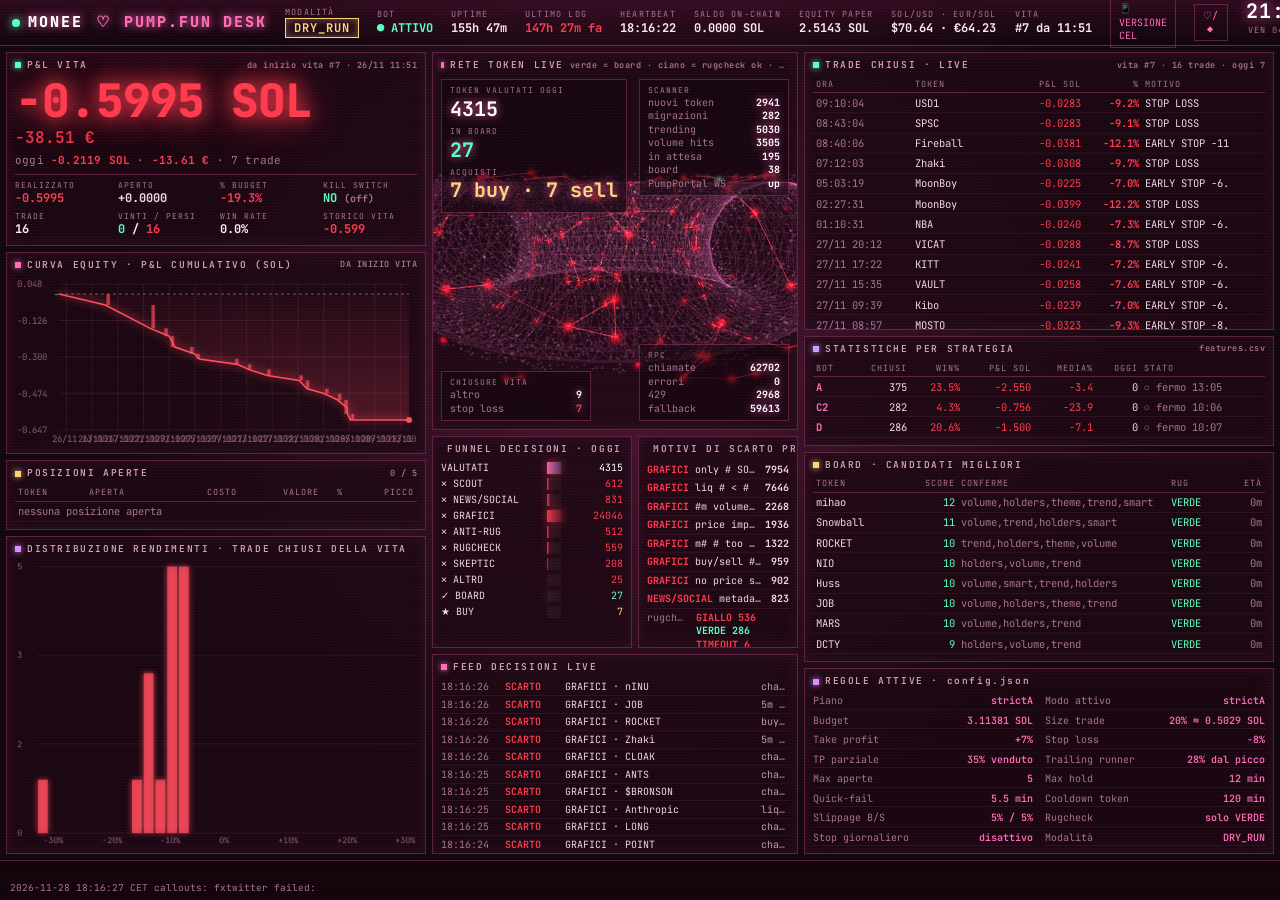
<file: index.html>
<!doctype html><html lang="it"><head><meta charset="utf-8"><link rel="icon" href="data:,"><script>(function(){var q=new URLSearchParams(location.search),t=q.get('theme');if(t==='neon'||t==='pink')localStorage.setItem('monee_theme',t);t=localStorage.getItem('monee_theme')||'pink';document.documentElement.dataset.theme=t;})();
window.toggleTheme=function(){localStorage.setItem('monee_theme',document.documentElement.dataset.theme==='neon'?'pink':'neon');var u=new URL(location);u.searchParams.delete('theme');location.replace(u);};</script><meta name="viewport" content="width=device-width,initial-scale=1">
<title>MONEE // PUMP.FUN DESK</title>
<script>
// telefoni → cel.html (salvo scelta manuale ?v=pc)
(function(){var q=location.search;if(q.indexOf('v=pc')>=0){localStorage.setItem('monee_view','pc');}
if(q.indexOf('v=auto')>=0)localStorage.removeItem('monee_view');
var pref=localStorage.getItem('monee_view');
var page=(location.pathname.split('/').pop()||'');
if((page===''||page==='index.html')&&pref!=='pc'&&(/Mobi|Android|iPhone|iPod/i.test(navigator.userAgent)||(screen.width<700&&'ontouchstart' in window)))location.replace('cel.html'+q);})();
</script>
<link rel="stylesheet" href="desk.css"></head><body>
<div id="splash"><div class="sp-in"><div class="sp-logo">MONEE <span class="blossom blossom-slot">✿</span> PUMP.FUN DESK <span class="sparkle">✨</span></div><pre id="sp-log"></pre><div class="sp-bar"><i></i></div></div></div>
<header>
 <div class="brand"><i class="dot"></i>MONEE <span class="heart">♡</span> <span>PUMP.FUN DESK</span></div>
 <div class="hb"><label>MODALITÀ</label><b id="mode" class="badge">—</b></div>
 <div class="hb"><label>BOT</label><b id="alive">—</b></div>
 <div class="hb"><label>UPTIME</label><b id="uptime">—</b></div>
 <div class="hb"><label>ULTIMO LOG</label><b id="logage">—</b></div>
 <div class="hb"><label>HEARTBEAT</label><b id="hbeat">—</b></div>
 <div class="hb"><label>SALDO ON-CHAIN</label><b id="bal">—</b></div>
 <div class="hb"><label>EQUITY PAPER</label><b id="equity">—</b></div>
 <div class="hb"><label>SOL/USD · EUR/SOL</label><b id="fx">—</b></div>
 <div class="hb"><label>VITA</label><b id="life">—</b></div>
 <a class="switch" href="cel.html">📱 VERSIONE CEL</a><button class="thbtn" onclick="toggleTheme()" title="cambia tema">♡/◆</button>
 <div class="clock"><b id="clock">--:--:--</b><small id="date">EUROPE/ROME</small></div>
</header>
<main>
 <section class="col left">
  <div class="panel pnl"><h3><i class="g"></i>P&L VITA <em id="pnl-date"></em></h3>
   <div class="big" id="pnl-sol">—</div><div class="eur" id="pnl-eur">—</div>
   <div class="today-pnl" id="pnl-today"></div>
   <div class="kv4">
    <div><label>REALIZZATO</label><b id="real">—</b></div><div><label>APERTO</label><b id="unreal">—</b></div>
    <div><label>% BUDGET</label><b id="pctb">—</b></div><div><label>KILL SWITCH</label><b id="kill">—</b></div>
    <div><label>TRADE</label><b id="ntr">—</b></div><div><label>VINTI / PERSI</label><b id="wl">—</b></div>
    <div><label>WIN RATE</label><b id="wr">—</b></div><div><label>STORICO VITA</label><b id="allt">—</b></div>
   </div></div>
  <div class="panel"><h3><i class="c"></i>CURVA EQUITY · P&L CUMULATIVO (SOL) <em>DA INIZIO VITA</em></h3><canvas id="eq"></canvas></div>
  <div class="panel"><h3><i class="y"></i>POSIZIONI APERTE <em id="npos"></em></h3>
   <table class="t"><thead><tr><th>TOKEN</th><th>APERTA</th><th class="r">COSTO</th><th class="r">VALORE</th><th class="r">%</th><th class="r">PICCO</th></tr></thead><tbody id="pos"></tbody></table></div>
  <div class="panel histp"><h3><i class="m"></i>DISTRIBUZIONE RENDIMENTI · TRADE CHIUSI DELLA VITA</h3><canvas id="hist"></canvas></div>
 </section>
 <section class="col center">
  <div class="panel globe"><h3><i class="c"></i>RETE TOKEN LIVE <em>verde = board · ciano = rugcheck ok · rosso = scartato · giallo = posizione aperta</em></h3>
   <div id="torus"></div>
   <div class="ov tl"><label>TOKEN VALUTATI OGGI</label><b id="o-eval">—</b><label>IN BOARD</label><b id="o-board" class="up">—</b><label>ACQUISTI</label><b id="o-buy" class="yel">—</b></div>
   <div class="ov tr"><label>SCANNER</label><div id="scan"></div></div>
   <div class="ov bl"><label>CHIUSURE VITA</label><div id="reasons"></div></div>
   <div class="ov br"><label>RPC</label><div id="rpc"></div></div>
  </div>
  <div class="row2">
   <div class="panel"><h3><i class="r"></i>FUNNEL DECISIONI · OGGI <em id="fun-tot"></em></h3><div id="funnel"></div></div>
   <div class="panel"><h3><i class="r"></i>MOTIVI DI SCARTO PRINCIPALI</h3><div id="topreasons"></div></div>
  </div>
  <div class="panel feedp"><h3><i class="c"></i>FEED DECISIONI LIVE</h3><div class="feed" id="dec"></div></div>
 </section>
 <section class="col right">
  <div class="panel grow"><h3><i class="g"></i>TRADE CHIUSI · LIVE <em id="ntrades"></em></h3>
   <table class="t"><thead><tr><th>ORA</th><th>TOKEN</th><th class="r">P&L SOL</th><th class="r">%</th><th>MOTIVO</th></tr></thead><tbody id="trades"></tbody></table></div>
  <div class="panel"><h3><i class="b"></i>STATISTICHE PER STRATEGIA <em>features.csv</em></h3>
   <table class="t"><thead><tr><th>BOT</th><th class="r">CHIUSI</th><th class="r">WIN%</th><th class="r">P&L SOL</th><th class="r">MEDIA%</th><th class="r">OGGI</th><th>STATO</th></tr></thead><tbody id="strat"></tbody></table></div>
  <div class="panel"><h3><i class="y"></i>BOARD · CANDIDATI MIGLIORI</h3>
   <table class="t"><thead><tr><th>TOKEN</th><th class="r">SCORE</th><th>CONFERME</th><th>RUG</th><th class="r">ETÀ</th></tr></thead><tbody id="board"></tbody></table></div>
  <div class="panel"><h3><i class="m"></i>REGOLE ATTIVE · config.json</h3><div class="rules" id="rules"></div></div>
 </section>
</main>
<footer><div class="tape"><div id="tape"></div></div><div class="logline" id="logline"></div></footer>
<script type="module" src="desk.js"></script>
</body></html>
</file>
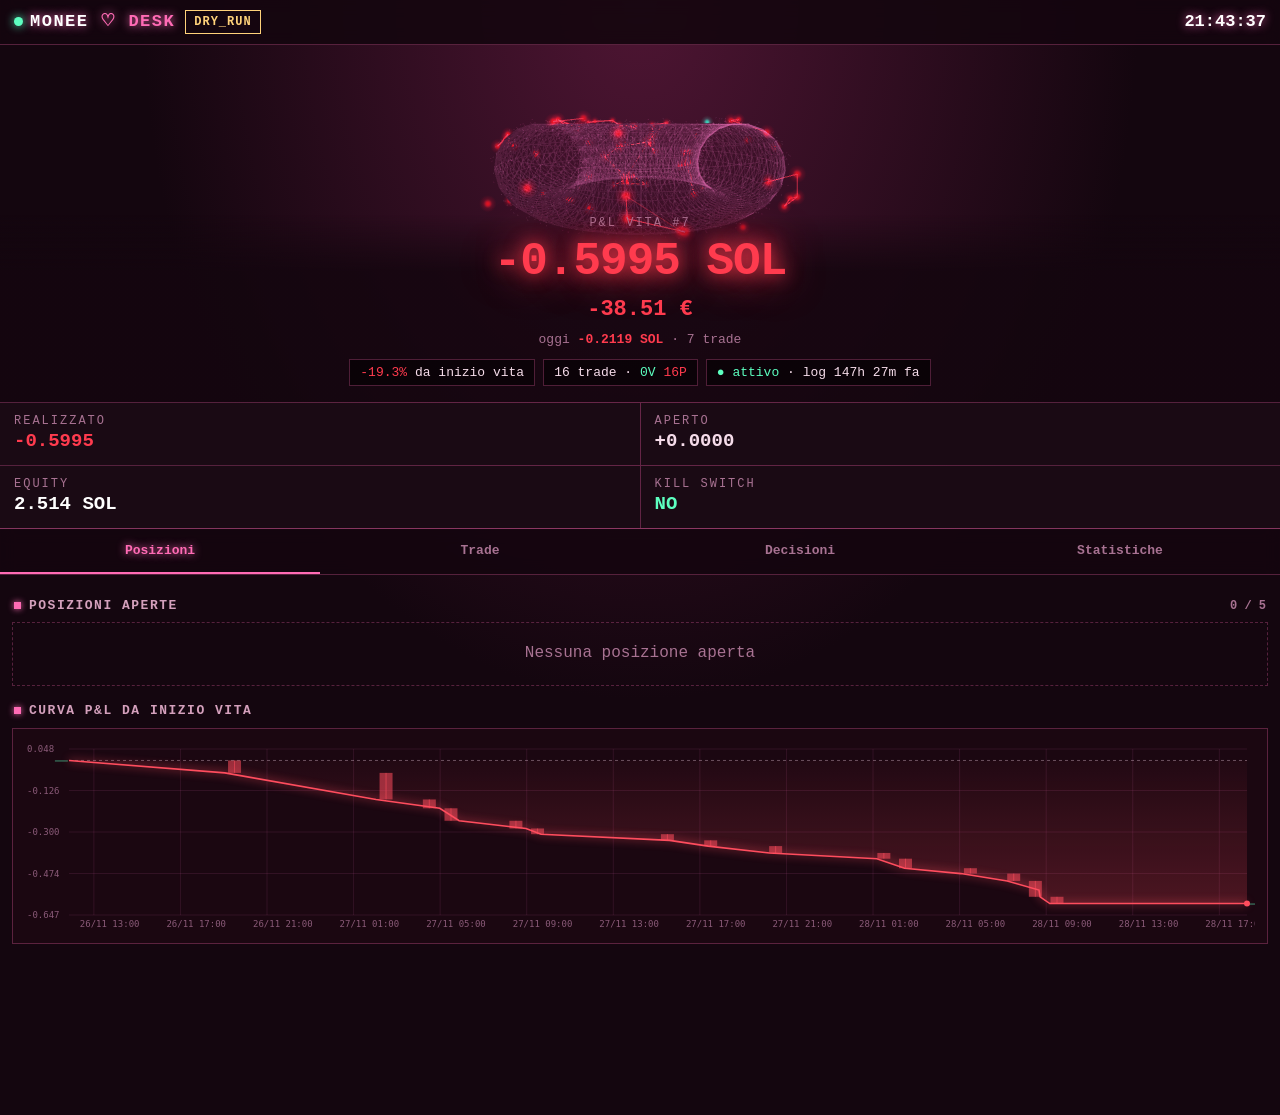
<file: cel.html>
<!doctype html><html lang="it"><head><meta charset="utf-8"><link rel="icon" href="data:,"><script>(function(){var q=new URLSearchParams(location.search),t=q.get('theme');if(t==='neon'||t==='pink')localStorage.setItem('monee_theme',t);t=localStorage.getItem('monee_theme')||'pink';document.documentElement.dataset.theme=t;})();
window.toggleTheme=function(){localStorage.setItem('monee_theme',document.documentElement.dataset.theme==='neon'?'pink':'neon');var u=new URL(location);u.searchParams.delete('theme');location.replace(u);};</script>
<meta name="viewport" content="width=device-width,initial-scale=1,viewport-fit=cover"><meta name="theme-color" content="#14060f">
<meta name="apple-mobile-web-app-capable" content="yes"><title>MONEE · CEL</title>
<link rel="stylesheet" href="cel.css"></head><body>
<div id="splash"><div class="sp-in"><div class="sp-logo">MONEE <span class="blossom blossom-slot">✿</span><br>PUMP.FUN DESK <span class="sparkle">✨</span></div><pre id="sp-log"></pre><div class="sp-bar"><i></i></div></div></div>
<header>
 <div class="brand"><i class="dot"></i>MONEE <span class="heart">♡</span> <span>DESK</span></div>
 <b id="mode" class="badge">—</b>
 <div class="clock" id="clock">--:--:--</div>
</header>
<section class="hero">
 <div id="torus"></div>
 <div class="hero-in">
  <label id="pnl-label">P&L VITA</label>
  <div class="big" id="pnl-sol">—</div>
  <div class="eur" id="pnl-eur">—</div>
  <div class="today-pnl" id="pnl-today"></div>
  <div class="chips"><span id="c-pct">—</span><span id="c-wl">—</span><span id="c-alive">—</span></div>
 </div>
</section>
<div class="kpis">
 <div><label>REALIZZATO</label><b id="real">—</b></div><div><label>APERTO</label><b id="unreal">—</b></div>
 <div><label>EQUITY</label><b id="equity">—</b></div><div><label>KILL SWITCH</label><b id="kill">—</b></div>
</div>
<nav id="tabs"><button data-i="0" class="on">Posizioni</button><button data-i="1">Trade</button><button data-i="2">Decisioni</button><button data-i="3">Statistiche</button></nav>
<main id="pager">
 <section class="page" id="pg-pos"><h3>Posizioni aperte <em id="npos"></em></h3><div id="pos"></div>
  <h3>Curva P&L da inizio vita</h3><div class="card"><canvas id="eq"></canvas></div></section>
 <section class="page"><h3>Trade chiusi <em id="ntr"></em></h3><div id="trades"></div></section>
 <section class="page"><h3>Funnel decisioni oggi</h3><div class="card" id="funnel"></div><h3>Ultime decisioni</h3><div id="dec"></div></section>
 <section class="page"><h3>Per strategia</h3><div id="strat"></div><h3>Rendimenti trade della vita</h3><div class="card"><canvas id="hist"></canvas></div>
  <h3>Regole attive</h3><div class="card rules" id="rules"></div>
  <h3>Bot</h3><div class="card rules" id="sys"></div>
  <a class="switch" href="index.html?v=pc">🖥 Versione PC</a><a class="switch" href="#" onclick="toggleTheme();return false">♡ / ◆ Cambia tema</a></section>
</main>
<script type="module" src="cel.js"></script>
</body></html>
</file>
<file: desk.css>
@import url('https://fonts.googleapis.com/css2?family=JetBrains+Mono:wght@400;600;800&display=swap');
:root{
  --bg:#14060f;--glow:#4e1533;--pn:rgba(28,8,18,.84);--bd:rgba(255,105,180,.28);--tx:#f3d4e8;--mut:#a87292;
  --g:#5dffc0;--r:#ff3b4e;--c:#ff6bb5;--b:#c9a2ff;--y:#ffd27a;--m:#e08cff;
  --ink:#ffe6f4;--h3:#d4a0bc;--row:rgba(255,105,180,.08);--flash:rgba(255,107,181,.35);
  --ov:rgba(20,6,15,.58);--foot:rgba(20,4,12,.78);--head:linear-gradient(180deg,rgba(80,16,48,.42),rgba(0,0,0,.22));
  --fnin:linear-gradient(90deg,rgba(255,107,181,.9),rgba(201,162,255,.25));--feedmut:#c498b0;
  --bartrack:rgba(255,107,181,.16);--hover:rgba(255,107,181,.12);--splash:#10040a;
}
[data-theme="neon"]{
  --bg:#020509;--glow:#061a33;--pn:rgba(6,14,24,.82);--bd:rgba(0,170,255,.22);--tx:#b8d4e8;--mut:#4d6a80;
  --g:#00ff9c;--r:#ff2d55;--c:#18e0ff;--b:#2f7bff;--y:#ffd23f;--m:#c45bff;
  --ink:#e6f4ff;--h3:#8fb7d3;--row:rgba(0,170,255,.06);--flash:rgba(24,224,255,.35);
  --ov:rgba(2,8,16,.55);--foot:rgba(0,10,20,.7);--head:linear-gradient(180deg,rgba(0,40,80,.35),rgba(0,0,0,.2));
  --fnin:linear-gradient(90deg,rgba(24,224,255,.9),rgba(24,224,255,.2));--feedmut:#86a2b8;
  --bartrack:rgba(24,224,255,.15);--hover:rgba(24,224,255,.1);--splash:#000;
}
*{box-sizing:border-box;margin:0;padding:0}
html,body{height:100%;background:var(--bg);color:var(--tx);font:11px/1.35 "JetBrains Mono",ui-monospace,Consolas,monospace;overflow:hidden}
body{background:radial-gradient(ellipse at 50% 40%,var(--glow) 0%,var(--bg) 60%) fixed}
body:after{content:"";position:fixed;inset:0;pointer-events:none;background:repeating-linear-gradient(0deg,rgba(255,255,255,.018) 0 1px,transparent 1px 3px);z-index:50}
.c{color:var(--c)!important}.up{color:var(--g)!important}.dn{color:var(--r)!important}.flat{color:var(--tx)}.yel{color:var(--y)!important}.mut{color:var(--mut)}
header{height:46px;display:flex;align-items:center;gap:18px;padding:0 12px;border-bottom:1px solid var(--bd);background:var(--head)}
.brand{font-weight:800;font-size:15px;letter-spacing:2px;color:#fff;text-shadow:0 0 10px var(--c);white-space:nowrap}.brand span{color:var(--c)}
.brand .heart{color:var(--c);margin:0 2px;text-shadow:0 0 10px var(--c)}
.dot{display:inline-block;width:8px;height:8px;border-radius:50%;background:var(--g);box-shadow:0 0 10px var(--g);margin-right:8px;animation:bl 1.2s infinite}
@keyframes bl{50%{opacity:.25}}
.hb{display:flex;flex-direction:column;white-space:nowrap}.hb label{font-size:8.5px;color:var(--mut);letter-spacing:1.2px}.hb b{font-size:12px;color:var(--ink)}
.hb.wide b{font-size:10.5px;color:var(--c)}
.badge{padding:1px 8px;border:1px solid var(--y);color:var(--y)!important;box-shadow:0 0 8px color-mix(in srgb,var(--y) 40%,transparent) inset;letter-spacing:1px}
.badge.live{border-color:var(--r);color:var(--r)!important;box-shadow:0 0 12px color-mix(in srgb,var(--r) 60%,transparent) inset;animation:bl 1s infinite}
.switch{margin-left:auto;color:var(--c);text-decoration:none;border:1px solid var(--bd);padding:4px 8px;font-size:10px}.switch:hover{background:var(--hover)}
.thbtn{background:none;border:1px solid var(--bd);color:var(--c);padding:4px 8px;font:inherit;font-size:10px;cursor:pointer;letter-spacing:.5px}.thbtn:hover{background:var(--hover)}
.clock{text-align:right}.clock b{font-size:20px;color:#fff;text-shadow:0 0 12px var(--c);letter-spacing:1px}.clock small{display:block;font-size:8.5px;color:var(--mut);letter-spacing:1px}
main{height:calc(100vh - 46px - 40px);display:grid;grid-template-columns:420px 1fr 470px;gap:6px;padding:6px}
.col{display:flex;flex-direction:column;gap:6px;min-height:0}
.panel{position:relative;background:var(--pn);border:1px solid var(--bd);padding:6px 8px 7px;min-height:0;overflow:hidden;box-shadow:0 0 18px color-mix(in srgb,var(--c) 8%,transparent) inset}
.panel:before,.panel:after{content:"";position:absolute;width:7px;height:7px;border:1px solid var(--c);opacity:.7}
.panel:before{top:-1px;left:-1px;border-right:0;border-bottom:0}.panel:after{bottom:-1px;right:-1px;border-left:0;border-top:0}
.grow{flex:1}
h3{font-size:9.5px;font-weight:600;letter-spacing:1.6px;color:var(--h3);margin-bottom:5px;display:flex;align-items:center;gap:6px;white-space:nowrap}
h3 em{margin-left:auto;font-style:normal;color:var(--mut);font-size:8.5px;letter-spacing:.5px;overflow:hidden;text-overflow:ellipsis}
h3 i{width:6px;height:6px;display:inline-block}h3 i.g{background:var(--g);box-shadow:0 0 6px var(--g)}h3 i.r{background:var(--r);box-shadow:0 0 6px var(--r)}h3 i.c{background:var(--c);box-shadow:0 0 6px var(--c)}h3 i.y{background:var(--y);box-shadow:0 0 6px var(--y)}h3 i.b{background:var(--b);box-shadow:0 0 6px var(--b)}h3 i.m{background:var(--m);box-shadow:0 0 6px var(--m)}
.pnl .big{font-size:46px;font-weight:800;letter-spacing:-1px;line-height:1.05;text-shadow:0 0 18px currentColor,0 0 40px currentColor}
.pnl .eur{font-size:16px;font-weight:600;margin:2px 0 6px;opacity:.9}
.pnl .today-pnl{font-size:11px;color:var(--mut);margin:-2px 0 6px;letter-spacing:.2px}
.pnl .today-pnl b{font-weight:700}
.kv4{display:grid;grid-template-columns:repeat(4,1fr);gap:4px 8px;border-top:1px solid var(--bd);padding-top:5px}
.kv4 label,.ov label{display:block;font-size:8px;color:var(--mut);letter-spacing:1px}.kv4 b{font-size:12px;color:var(--ink)}
canvas{width:100%;display:block}#eq{height:170px}#hist{height:100%;min-height:120px}.histp{flex:1;display:flex;flex-direction:column}.histp canvas{flex:1}
.t{width:100%;border-collapse:collapse;font-size:10.5px}.t th{font-size:8.5px;color:var(--mut);font-weight:400;text-align:left;letter-spacing:1px;border-bottom:1px solid var(--bd);padding:2px 3px}
.t td{padding:2.5px 3px;border-bottom:1px solid var(--row);white-space:nowrap;overflow:hidden;text-overflow:ellipsis;max-width:130px}.t .r{text-align:right}
.t tr.new td{animation:flash 1.6s}@keyframes flash{0%{background:var(--flash)}100%{background:transparent}}
.bar{position:relative;height:4px;background:rgba(255,255,255,.05);margin-top:2px}.bar i{position:absolute;top:0;bottom:0}
.globe{flex:1;padding:0}.globe h3{position:absolute;top:6px;left:8px;right:8px;z-index:3}#torus{position:absolute;inset:0}#torus canvas{position:absolute;inset:0}
.labels3d{position:absolute;inset:0;pointer-events:none;z-index:2}.l3{position:absolute;left:0;top:0;font-size:10px;color:var(--y);background:rgba(0,0,0,.55);border:1px solid color-mix(in srgb,var(--y) 50%,transparent);padding:1px 4px;white-space:nowrap;text-shadow:0 0 6px var(--y)}
.ov{position:absolute;z-index:3;background:var(--ov);border:1px solid var(--bd);padding:5px 8px;min-width:150px}
.ov b{display:block;font-size:20px;color:#fff;text-shadow:0 0 10px var(--c);margin-bottom:3px}
.ov.tl{top:26px;left:8px}.ov.tr{top:26px;right:8px}.ov.bl{bottom:8px;left:8px}.ov.br{bottom:8px;right:8px}
.ov .kv{display:flex;justify-content:space-between;gap:14px;font-size:10px}.ov .kv span{color:var(--mut)}
.row2{display:grid;grid-template-columns:1.25fr 1fr;gap:6px;height:212px}
.fn{display:grid;grid-template-columns:100px 1fr 56px;align-items:center;gap:6px;font-size:10px;margin:2.5px 0}
.fn .bx{height:12px;background:rgba(255,255,255,.04);position:relative}.fn .bx i{position:absolute;left:0;top:0;bottom:0;background:linear-gradient(90deg,color-mix(in srgb,var(--r) 90%,transparent),color-mix(in srgb,var(--r) 25%,transparent));box-shadow:0 0 8px color-mix(in srgb,var(--r) 60%,transparent)}
.fn.ok .bx i{background:linear-gradient(90deg,color-mix(in srgb,var(--g) 90%,transparent),color-mix(in srgb,var(--g) 20%,transparent));box-shadow:0 0 8px color-mix(in srgb,var(--g) 60%,transparent)}.fn.in .bx i{background:var(--fnin)}
.fn .n{text-align:right;color:#fff}
.tr2{display:flex;justify-content:space-between;gap:8px;font-size:10px;padding:2px 0;border-bottom:1px solid var(--row)}.tr2 span:first-child{overflow:hidden;text-overflow:ellipsis;white-space:nowrap}
.feedp{height:200px}.feed{font-size:10px;height:calc(100% - 16px);overflow:hidden}
.feed div{display:grid;grid-template-columns:58px 54px 190px 1fr;gap:6px;padding:1.5px 0;border-bottom:1px solid var(--row);white-space:nowrap}
.feed div span{overflow:hidden;text-overflow:ellipsis}.feed div span:last-child{overflow:hidden;text-overflow:ellipsis;color:var(--feedmut)}.feed .tag{font-weight:600}
.rules{display:grid;grid-template-columns:1fr 1fr;gap:3px 12px;font-size:10px}.rules div{display:flex;justify-content:space-between;border-bottom:1px solid var(--row);padding:1px 0}.rules span{color:var(--mut)}.rules b{color:var(--c);font-weight:600}
footer{height:40px;border-top:1px solid var(--bd);display:flex;flex-direction:column;justify-content:center;overflow:hidden;background:var(--foot)}
.tape{white-space:nowrap;overflow:hidden;font-size:11px}#tape{display:inline-block;padding-left:100%;animation:tape 90s linear infinite}#tape span{margin-right:28px}
@keyframes tape{to{transform:translateX(-100%)}}
.logline{font-size:9.5px;color:var(--mut);padding:0 10px;white-space:nowrap;overflow:hidden;text-overflow:ellipsis}
#splash{position:fixed;inset:0;z-index:100;background:var(--splash);display:flex;align-items:center;justify-content:center;transition:opacity .6s}
#splash.off{opacity:0;pointer-events:none}.sp-in{width:560px}.sp-logo{font-size:30px;font-weight:800;color:#fff;letter-spacing:3px;text-shadow:0 0 16px var(--c),0 0 40px var(--b);margin-bottom:18px}.sp-logo span{color:var(--c)}
.sparkle{display:inline-block;animation:tw 1.2s ease-in-out infinite;text-shadow:0 0 10px #fff,0 0 18px var(--y)}
@keyframes tw{50%{opacity:.35;transform:scale(1.15)}}
#sp-log{color:var(--g);font-size:13px;min-height:150px;text-shadow:0 0 6px var(--g)}.sp-bar{height:3px;background:var(--bartrack);margin-top:10px}.sp-bar i{display:block;height:100%;width:0;background:var(--c);box-shadow:0 0 10px var(--c);transition:width .25s}
.err{position:fixed;top:52px;left:50%;transform:translateX(-50%);background:color-mix(in srgb,var(--r) 15%,transparent);border:1px solid var(--r);color:var(--r);padding:4px 12px;z-index:60;display:none}

[data-theme="neon"] .heart{font-size:0}
[data-theme="neon"] .heart::before{content:"//";font-size:15px;letter-spacing:2px}
[data-theme="neon"] .sparkle,[data-theme="neon"] .blossom{display:none}
[data-theme="neon"] .blossom-slot::before{content:"//";color:var(--c)}
</file>
<file: cel.css>
:root{
  --bg:#14060f;--glow:#4e1533;--pn:rgba(28,8,18,.86);--bd:rgba(255,105,180,.28);--tx:#f6dcea;--mut:#a87292;
  --g:#5dffc0;--r:#ff3b4e;--c:#ff6bb5;--b:#c9a2ff;--y:#ffd27a;
  --h3:#d4a0bc;--row:rgba(255,105,180,.1);--headbg:rgba(20,6,15,.9);--kbg:#1a0a14;
  --herofade:linear-gradient(180deg,transparent,rgba(20,6,15,.85) 30%);
  --fnin:linear-gradient(90deg,var(--c),rgba(255,107,181,.25));--feedmut:#c498b0;--bartrack:rgba(255,107,181,.16);--splash:#10040a;
}
[data-theme="neon"]{
  --bg:#020509;--glow:#07213f;--pn:rgba(6,14,24,.85);--bd:rgba(0,170,255,.25);--tx:#cfe3f2;--mut:#5f7d93;
  --g:#00ff9c;--r:#ff2d55;--c:#18e0ff;--b:#2f7bff;--y:#ffd23f;
  --h3:#8fb7d3;--row:rgba(0,170,255,.1);--headbg:rgba(2,5,9,.88);--kbg:#040b14;
  --herofade:linear-gradient(180deg,transparent,rgba(2,5,9,.85) 30%);
  --fnin:linear-gradient(90deg,var(--c),rgba(24,224,255,.2));--feedmut:#8aa6bb;--bartrack:rgba(24,224,255,.15);--splash:#000;
}
*{box-sizing:border-box;margin:0;padding:0;-webkit-tap-highlight-color:transparent}
html,body{background:var(--bg);color:var(--tx);font:16px/1.35 "JetBrains Mono",ui-monospace,Menlo,Consolas,monospace;overscroll-behavior-y:none}
body{background:radial-gradient(ellipse at 50% 0%,var(--glow) 0%,var(--bg) 55%) fixed;padding-bottom:env(safe-area-inset-bottom)}
.up{color:var(--g)!important}.dn{color:var(--r)!important}.yel{color:var(--y)!important}.mut{color:var(--mut)}.flat{color:var(--tx)}
header{position:sticky;top:0;z-index:20;display:flex;align-items:center;gap:10px;padding:calc(env(safe-area-inset-top) + 10px) 14px 10px;background:var(--headbg);backdrop-filter:blur(8px);border-bottom:1px solid var(--bd)}
.brand{font-weight:800;font-size:17px;letter-spacing:1.5px;color:#fff;text-shadow:0 0 10px var(--c)}.brand span{color:var(--c)}
.dot{display:inline-block;width:9px;height:9px;border-radius:50%;background:var(--g);box-shadow:0 0 10px var(--g);margin-right:7px;animation:bl 1.2s infinite}@keyframes bl{50%{opacity:.25}}
.badge{font-size:12px;padding:3px 8px;border:1px solid var(--y);color:var(--y);letter-spacing:1px}.badge.live{border-color:var(--r);color:var(--r);animation:bl 1s infinite}
.clock{margin-left:auto;font-size:17px;font-weight:700;color:#fff;text-shadow:0 0 10px var(--c)}
.hero{position:relative;overflow:hidden;border-bottom:1px solid var(--bd);padding-top:170px}
#torus{position:absolute;left:0;right:0;top:0;height:230px;opacity:.9}#torus canvas{position:absolute;inset:0}
.labels3d{position:absolute;inset:0;pointer-events:none}.l3{position:absolute;left:0;top:0;font-size:11px;color:var(--y);background:rgba(0,0,0,.6);border:1px solid color-mix(in srgb,var(--y) 50%,transparent);padding:1px 4px;white-space:nowrap}
.hero-in{position:relative;text-align:center;pointer-events:none;padding:0 8px 16px;background:var(--herofade)}
.hero label,.kpis label{display:block;font-size:12px;letter-spacing:2px;color:var(--mut)}
.big{font-size:46px;font-weight:800;letter-spacing:-1px;text-shadow:0 0 18px currentColor,0 0 44px currentColor}
.eur{font-size:22px;font-weight:700;margin-top:2px}
.today-pnl{font-size:13px;color:var(--mut);margin-top:6px}
.today-pnl b{font-weight:700}
.chips{display:flex;gap:8px;justify-content:center;margin-top:10px;flex-wrap:wrap}.chips>span{font-size:13px;padding:4px 10px;border:1px solid var(--bd);background:rgba(0,0,0,.55)}
.kpis{display:grid;grid-template-columns:1fr 1fr;gap:1px;background:var(--bd);border-bottom:1px solid var(--bd)}
.kpis div{background:var(--kbg);padding:10px 14px}.kpis b{font-size:19px;color:#fff}
nav{position:sticky;top:calc(env(safe-area-inset-top) + 51px);z-index:19;display:grid;grid-template-columns:repeat(4,1fr);background:var(--headbg);backdrop-filter:blur(8px);border-bottom:1px solid var(--bd)}
nav button{background:none;border:0;color:var(--mut);font:600 13px "JetBrains Mono",monospace;padding:14px 2px;border-bottom:2px solid transparent}
nav button.on{color:var(--c);border-bottom-color:var(--c);text-shadow:0 0 8px var(--c)}
#pager{display:flex;align-items:flex-start;transition:height .2s;overflow-x:auto;scroll-snap-type:x mandatory;scrollbar-width:none}#pager::-webkit-scrollbar{display:none}
.page{flex:0 0 100%;scroll-snap-align:start;padding:6px 12px 30px;min-height:60vh}
h3{font-size:13px;letter-spacing:1.5px;text-transform:uppercase;color:var(--h3);margin:16px 2px 8px;display:flex;align-items:center}
h3:before{content:"";width:7px;height:7px;background:var(--c);box-shadow:0 0 6px var(--c);margin-right:8px}h3 em{margin-left:auto;font-style:normal;color:var(--mut);font-size:12px;letter-spacing:0;text-transform:none}
.card,.item{background:var(--pn);border:1px solid var(--bd);padding:12px;position:relative}
.item{margin-bottom:8px;display:grid;grid-template-columns:1fr auto;gap:2px 10px;align-items:center}
.item .sym{font-size:18px;font-weight:700;color:#fff;overflow:hidden;text-overflow:ellipsis;white-space:nowrap}.item .pct{font-size:22px;font-weight:800;text-align:right}
.item .sub{font-size:13px;color:var(--mut)}.item .sub2{font-size:13px;text-align:right;color:var(--mut)}
.item.pos{border-left:3px solid var(--y)}.item.win{border-left:3px solid var(--g)}.item.loss{border-left:3px solid var(--r)}
.bar{grid-column:1/3;height:5px;background:rgba(255,255,255,.06);position:relative;margin-top:6px}.bar i{position:absolute;top:0;bottom:0}
canvas{width:100%;display:block}#eq{height:190px}#hist{height:150px}
.fn{display:grid;grid-template-columns:118px 1fr 52px;align-items:center;gap:8px;font-size:14px;margin:7px 0}
.fn .bx{height:14px;background:rgba(255,255,255,.05);position:relative}.fn .bx i{position:absolute;left:0;top:0;bottom:0;background:linear-gradient(90deg,var(--r),color-mix(in srgb,var(--r) 25%,transparent))}
.fn.ok .bx i{background:linear-gradient(90deg,var(--g),color-mix(in srgb,var(--g) 20%,transparent))}.fn.in .bx i{background:var(--fnin)}.fn .n{text-align:right;font-weight:700}
.dec{padding:10px 12px;border-bottom:1px solid var(--row);font-size:14px}.dec .h{display:flex;gap:8px;align-items:baseline}.dec .h b{font-size:15px}.dec .h small{margin-left:auto;color:var(--mut)}.dec p{color:var(--feedmut);font-size:13px;margin-top:3px;word-break:break-word}
.rules{display:grid;grid-template-columns:1fr;gap:0}.rules div{display:flex;justify-content:space-between;padding:7px 0;border-bottom:1px solid var(--row);font-size:14px}.rules span{color:var(--mut)}.rules b{color:var(--c)}
.st{display:grid;grid-template-columns:repeat(3,1fr);gap:6px;margin-top:8px}.st div{font-size:12px;color:var(--mut)}.st b{display:block;font-size:17px;color:#fff}
.switch{display:block;text-align:center;margin:22px 0;padding:14px;border:1px solid var(--bd);color:var(--c);text-decoration:none;font-size:15px}
.empty{padding:20px;text-align:center;color:var(--mut);border:1px dashed var(--bd)}
#splash{position:fixed;inset:0;z-index:100;background:var(--splash);display:flex;align-items:center;justify-content:center;transition:opacity .6s;padding:24px}#splash.off{opacity:0;pointer-events:none}
.sp-in{width:100%}.sp-logo{font-size:28px;font-weight:800;color:#fff;letter-spacing:2px;text-shadow:0 0 16px var(--c);margin-bottom:16px}.sp-logo span{color:var(--c)}
.sparkle{display:inline-block;animation:tw 1.2s ease-in-out infinite;text-shadow:0 0 10px #fff,0 0 18px var(--y)}
@keyframes tw{50%{opacity:.35;transform:scale(1.15)}}
#sp-log{color:var(--g);font-size:13px;white-space:pre-wrap;min-height:170px;text-shadow:0 0 6px var(--g)}.sp-bar{height:3px;background:var(--bartrack);margin-top:10px}.sp-bar i{display:block;height:100%;width:0;background:var(--c);transition:width .25s}
.err{position:fixed;bottom:16px;left:16px;right:16px;background:color-mix(in srgb,var(--r) 20%,transparent);border:1px solid var(--r);color:var(--r);padding:10px;z-index:60;display:none;text-align:center}
.labels3d{display:none}

[data-theme="neon"] .heart{font-size:0}
[data-theme="neon"] .heart::before{content:"//";font-size:17px;letter-spacing:1.5px}
[data-theme="neon"] .sparkle,[data-theme="neon"] .blossom{display:none}
[data-theme="neon"] .blossom-slot::before{content:"//";color:var(--c)}
</file>
